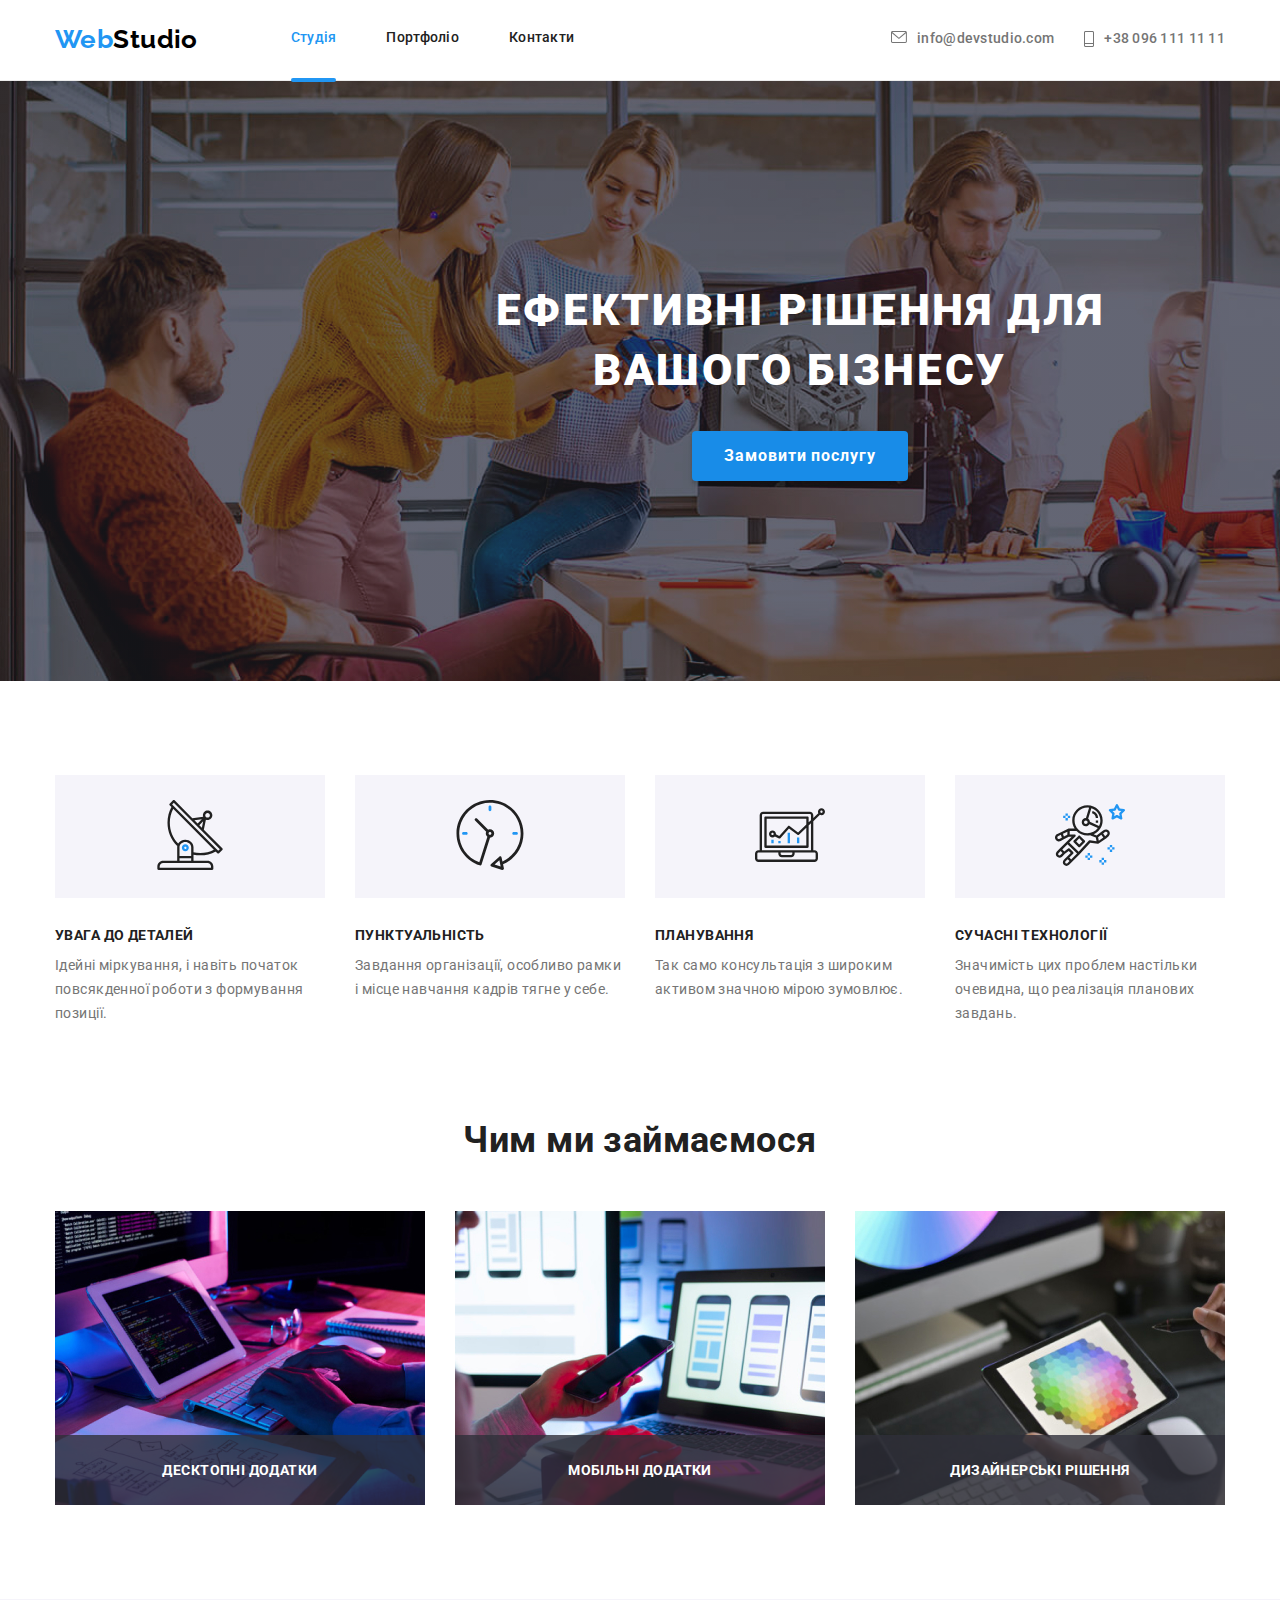
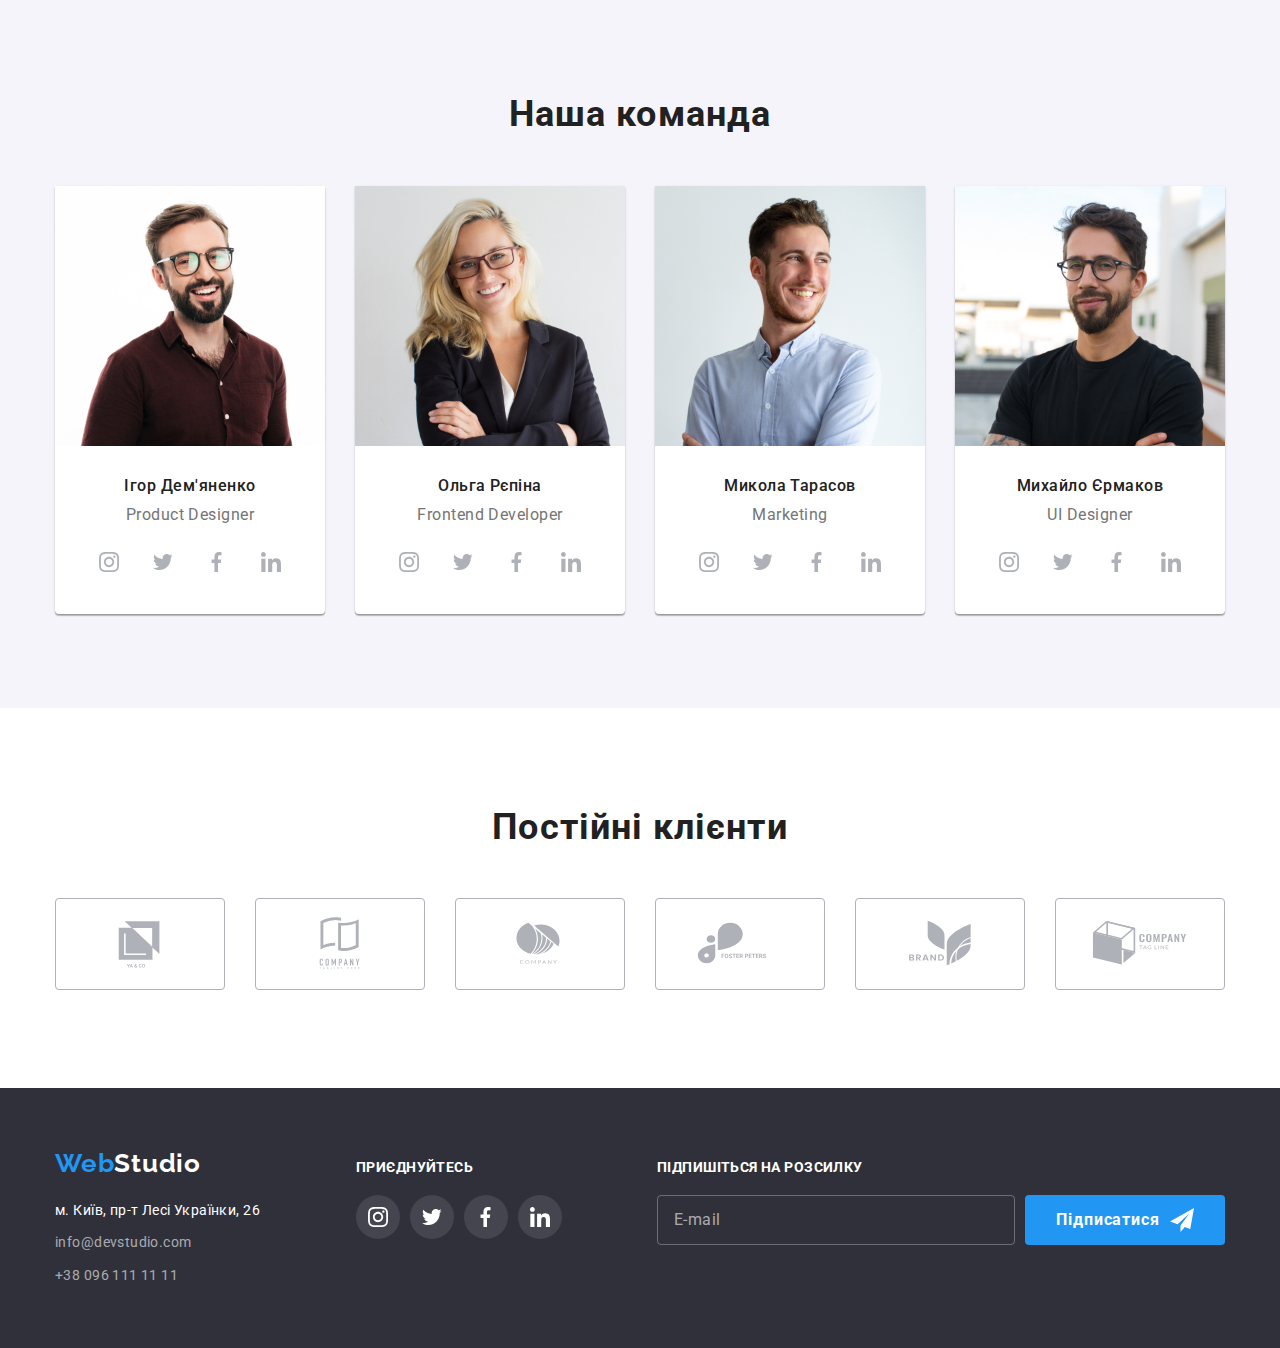
<file: index.html>
<!DOCTYPE html>
<html lang="en">
  <head>
    <meta charset="UTF-8" />
    <meta http-equiv="X-UA-Compatible" content="IE=edge" />
    <meta name="viewport" content="width=device-width, initial-scale=1.0" />
    <link
      rel="stylesheet"
      href="https://cdn.jsdelivr.net/npm/modern-normalize@1.1.0/modern-normalize.min.css"
    />
    <link rel="stylesheet" href="./style/style.css" />
    <link rel="preconnect" href="https://fonts.googleapis.com" />
    <link rel="preconnect" href="https://fonts.gstatic.com" crossorigin />
    <link
      href="https://fonts.googleapis.com/css2?family=Raleway:wght@700&family=Roboto:wght@400;500;700;900&display=swap"
      rel="stylesheet"
    />
    <title>WebStudio</title>
  </head>
  <body>
    <!-- Шапка сайта -->
    <header class="webstudio-header">
      <div class="container wrapper">
          <a href="./index.html" class="header-logo"><span class="logo">Web</span>Studio</a>
          <nav class="header-navigation">
            <ul class="navigation-list list">
              <li class="navigation-item">
                <a class="webstudio-link link current" href="./index.html">Студія<div class="studio"></div></a>
              </li>
              <li class="navigation-item">
                <a class="webstudio-link link" href="./portfolio.html">Портфоліо</a>
              </li>
              <li class="navigation-item">
                <a class="webstudio-link link" href="">Контакти</a>
              </li>
            </ul>
          </nav>
            <ul class="webstudio-contact-list list wrapper">
              <li class="contact-item contact">
                <a href="mailto:info@devstudio.com" class="webstudio-link mail-link adress-link"
                  ><svg class="icon-contact">
                    <use href="./img/svg/symbol-defs.svg#icon-nav1"></use>
                  </svg>info@devstudio.com</a
                >
              </li>
              <li class="contact-item contact">
                <a href="tel:+380961111111" class="webstudio-link tel-link adress-link"><svg class="icon-number">
                    <use href="./img/svg/symbol-defs.svg#icon-nav2"></use>
                  </svg>+38 096 111 11 11</a>
              </li>
            </ul>
      </div>
    </header>
    <main>
      <!-- Ефективні рішення для вашого бізнесу -->
      <section class="about-section">
        <div class="container">
          <h1 class="title">Ефективні рішення для вашого бізнесу</h1>
          <button type="button" class="button" data-modal-open>Замовити послугу</button>
        </div>
      </section>
      
      <!-- Переваги -->
      <section class="benefits">
      <div class="container">
        <h2 class="visually-hidden">Переваги</h2>
        <ul class="benefits-list list">
          <li class="benefits-item">
            <div class="container-icon">
               <svg class="benefits-icon">
              <use href="./img/svg/symbol-defs2.svg#icon-antenna-1-1">
              </use>
            </svg>
            </div>
           
            <h3 class="benefits-title">Увага до деталей</h3>
            <p class="benefits-text">
              Ідейні міркування, і навіть початок повсякденної роботи з формування позиції.
            </p>
          </li>
          <li class="benefits-item">
            <div class="container-icon">
              <svg class="benefits-icon">
              <use href="./img/svg/symbol-defs2.svg#icon-clock-1-2-1">
              </use>
            </svg>
            </div>
            
            <h3 class="benefits-title">Пунктуальність</h3>
            <p class="benefits-text">
              Завдання організації, особливо рамки і місце навчання кадрів тягне у себе.
            </p>
          </li>
          <li class="benefits-item">
            <div class="container-icon">
               <svg class="benefits-icon">
              <use href="./img/svg/symbol-defs2.svg#icon-diagram-1-1">
              </use>
            </svg>
          </div>
            <h3 class="benefits-title">Планування</h3>
            <p class="benefits-text">
              Так само консультація з широким активом значною мірою зумовлює.
            </p>
          </li>
          <li class="benefits-item">
            <div class="container-icon">
              <svg class="benefits-icon">
              <use href="./img/svg/symbol-defs2.svg#icon-astronaut-1-2-1">
              </use>
            </svg>
            </div>
            <h3 class="benefits-title">Сучасні технології</h3>
            <p class="benefits-text">
              Значимість цих проблем настільки очевидна, що реалізація планових завдань.
            </p>
          </li>
        </ul>
      </div>
      </section>
      <!-- Вид занять -->
      <section class="gallery">
        <div class="container">
        <h2 class="gallery-title">Чим ми займаємося</h2>
        <ul class="gallery-list list">
          <li class="gallery-item">
            <div class="container-gallery">
            <img src="./img/jpg/box1.jpg" alt="box 1" width="370" height="294" class="img" />
            <p class="gallery-text">Десктопні додатки</p>
            </div>
          </li>
          <li class="gallery-item">
            <div class="container-gallery">
            <img src="./img/jpg/box2.jpg" alt="box 2" width="370" height="294" class="img" />
            <p class="gallery-text">Мобільні додатки</p>
            </div>
          </li>
          <li class="gallery-item">
            <div class="container-gallery">
            <img src="./img/jpg/box3.jpg" alt="box 3" width="370" height="294" class="img" />
            <p class="gallery-text">Дизайнерські рішення</p>
            </div>
          </li>
        </ul>
        </div>
      </section>
      <!--  Команда -->
        
        <section class="comands">
          <div class="container">
          <h2 class="comand-title">Наша команда</h2>
          <ul class="comands-list list">
            <li class="comands-item">
              <img
                src="./img/jpg/img1.jpg"
                alt="Портрет Ігор Дем'яненко"
                width="270"
                height="260"
                class="img"
              />
              <div class="comand-contant">
              <h3 class="comands-title">Ігор Дем'яненко</h3>
              <p class="comands-text">Product Designer</p>
              <ul class="social-network-list list">
                <li class="social-network-item">
                  <a href="" class="social-network-link"><svg class="social-network">
              <use href="./img/svg/symbol-defs3.svg#icon-instagram">
              </use>
            </svg></a></li>
                <li class="social-network-item">
                  <a href="" class="social-network-link"><svg class="social-network">
              <use href="./img/svg/symbol-defs3.svg#icon-twitter">
              </use>
            </svg></a></li>
                <li class="social-network-item">
                  <a href="" class="social-network-link"><svg class="social-network">
              <use href="./img/svg/symbol-defs3.svg#icon-facebook">
              </use>
            </svg></a></li>
                <li class="social-network-item">
                  <a href="" class="social-network-link"><svg class="social-network">
              <use href="./img/svg/symbol-defs3.svg#icon-linkedin">
              </use>
            </svg></a></li>
              </ul>
            </div>
            </li>
            <li class="comands-item">
              <img
                src="./img/jpg/img2.jpg"
                alt="Портрет Ольга Рєпіна"
                width="270"
                height="260"
                class="img"
              />
              <div class="comand-contant">
              <h3 class="comands-title">Ольга Рєпіна</h3>
              <p class="comands-text">Frontend Developer</p>
                <ul class="social-network-list list">
                <li class="social-network-item">
                  <a href="" class="social-network-link"><svg class="social-network">
              <use href="./img/svg/symbol-defs3.svg#icon-instagram">
              </use>
            </svg></a></li>
                <li class="social-network-item">
                  <a href="" class="social-network-link"><svg class="social-network">
              <use href="./img/svg/symbol-defs3.svg#icon-twitter">
              </use>
            </svg></a></li>
                <li class="social-network-item">
                  <a href="" class="social-network-link"><svg class="social-network">
              <use href="./img/svg/symbol-defs3.svg#icon-facebook">
              </use>
            </svg></a></li>
                <li class="social-network-item">
                  <a href="" class="social-network-link"><svg class="social-network">
              <use href="./img/svg/symbol-defs3.svg#icon-linkedin">
              </use>
            </svg></a></li>
              </ul>
              </div>
            </li>
            <li class="comands-item">
              <img
                src="./img/jpg/img3.jpg"
                alt="Портрет Микола Тарасов"
                width="270"
                height="260"
                class="img"
              />
              <div class="comand-contant">
              <h3 class="comands-title">Микола Тарасов</h3>
              <p class="comands-text">Marketing</p>
               <ul class="social-network-list list">
                <li class="social-network-item">
                  <a href="" class="social-network-link"><svg class="social-network">
              <use href="./img/svg/symbol-defs3.svg#icon-instagram">
              </use>
            </svg></a></li>
                <li class="social-network-item">
                  <a href="" class="social-network-link"><svg class="social-network">
              <use href="./img/svg/symbol-defs3.svg#icon-twitter">
              </use>
            </svg></a></li>
                <li class="social-network-item">
                  <a href="" class="social-network-link"><svg class="social-network">
              <use href="./img/svg/symbol-defs3.svg#icon-facebook">
              </use>
            </svg></a></li>
                <li class="social-network-item">
                  <a href="" class="social-network-link"><svg class="social-network">
              <use href="./img/svg/symbol-defs3.svg#icon-linkedin">
              </use>
            </svg></a></li>
              </ul>
              </div>
            </li>
            <li class="comands-item">
              <img
                src="img/jpg/img4.jpg"
                alt="Портрет Михайло Єрмаков"
                width="270"
                height="260"
                class="img"
              />
              <div class="comand-contant">
              <h3 class="comands-title">Михайло Єрмаков</h3>
              <p class="comands-text">UI Designer</p>
               <ul class="social-network-list list">
                <li class="social-network-item">
                  <a href="" class="social-network-link"><svg class="social-network">
              <use href="./img/svg/symbol-defs3.svg#icon-instagram">
              </use>
            </svg></a></li>
                <li class="social-network-item">
                  <a href="" class="social-network-link"><svg class="social-network">
              <use href="./img/svg/symbol-defs3.svg#icon-twitter">
              </use>
            </svg></a></li>
                <li class="social-network-item">
                  <a href="" class="social-network-link"><svg class="social-network">
              <use href="./img/svg/symbol-defs3.svg#icon-facebook">
              </use>
            </svg></a></li>
                <li class="social-network-item">
                  <a href="" class="social-network-link"><svg class="social-network">
              <use href="./img/svg/symbol-defs3.svg#icon-linkedin">
              </use>
            </svg></a></li>
              </ul>
              </div>
            </li>
          </ul>
          </div>
        </section> 
        <!-- Постійний клієнт -->
        <section class="clients-section">
          <div class="container">
          <h2 class="clients-title">Постійні клієнти</h2>
          <ul class="client-list list">
            <li class="client-item">
              <a class="client-link" href="">
                <svg class="client-icon">
                <use href="./img/svg/symbol-defs4.svg#icon-Logo-1-1" ></use>
              </svg>
              </a>
            </li>
            <li class="client-item">
              <a class="client-link" href="">
                <svg class="client-icon">
                <use href="./img/svg/symbol-defs4.svg#icon-Logo-2-1"></use>
              </svg>
              </a>
              </li>
            <li class="client-item">
              <a class="client-link" href="">
                <svg class="client-icon">
                <use href="./img/svg/symbol-defs4.svg#icon-Logo-3-1"></use>
              </svg>
              </a>
              </li>
            <li class="client-item">
              <a class="client-link" href=""><svg class="client-icon">
                <use href="./img/svg/symbol-defs4.svg#icon-Logo-4-1"></use>
              </svg>
              </a>
                </li>
            <li class="client-item">
              <a class="client-link" href="">
                <svg class="client-icon">
                <use href="./img/svg/symbol-defs4.svg#icon-Logo-5-1"></use>
              </svg>
              </a>
              </li>
              
            <li class="client-item">
              <a class="client-link" href=""><svg class="client-icon">
                <use href="./img/svg/symbol-defs4.svg#icon-Logo-6-1"></use>
              </svg></a>
            </li>
          </ul>
        </div>
        </section>
    </main>
    <!-- Подвал -->
    <footer class="webstudio-footer">
      <div class="container foot-container">
        <div class="fotter-section">
         <a href="./index.html" class="footer-logo link"
          ><span class="logo">Web</span>Studio</a>
         <address class="footer-address">
          <ul class="footer-list list">
          <li class="footer-item">
            <a
              href="https://goo.gl/maps/CPtrU1FHBa2aNyZL9"
              target="blank
              rel="norefferrer noopener nofollow"
              class="footer-link link"
              >м. Київ, пр-т Лесі Українки, 26</a
            >
          </li>
          <li class="footer-contact">
            <a href="mailto:info@devstudio.com" class="footer-contact link">info@devstudio.com</a>
          </li>
          <li class="footer-contact">
            <a href="tel:+380961111111" class="footer-contact link">+38 096 111 11 11</a>
          </li>
         </ul>
         </address>
        </div>
        <div class="joing-section">
          <p class="joing-title">приєднуйтесь</p>
          <ul class="joing-list list">
                <li class="joing-item">
                  <a class="joing-link" href=""><svg class="joing-icon">
              <use href="./img/svg/symbol-defs3.svg#icon-instagram">
              </use>
            </svg>
            </a>
          </li>
                <li class="joing-item">
                  <a class="joing-link" href=""><svg class="joing-icon">
              <use href="./img/svg/symbol-defs3.svg#icon-twitter">
              </use></svg></a>
            </li>
                <li class="joing-item">
                  <a class="joing-link" href=""><svg class="joing-icon">
              <use href="./img/svg/symbol-defs3.svg#icon-facebook">
              </use>
            </svg></a></li>
                <li class="joing-list-item"> 
                  <a class="joing-link" href=""><svg class="joing-icon">
              <use href="./img/svg/symbol-defs3.svg#icon-linkedin">
              </use>
            </svg></a></li>
              </ul>
          </div>
        <div class="form-mail-section">
          <form action="" class="footer-form-email">
            <p class="footer-title-e-mail">Підпишіться на розсилку</p>
          <label for="" class="form-mail-label">
            <input type="email" name="E-mail" placeholder="E-mail" class="e-mail-line" required>
          <button type="submit" class="footer-button-e-mail">
            <p class="subscribe">Підписатися</p>
            <svg class="icon-send">
              <use href="./img/svg/symbol-defs.svg#icon-send-1"></use>
            </svg>
          </button>
          </label>
          </form>
        </div>
      </div>
    </footer>
    <div class="backdrop is-hidden" data-modal>
      <div class="modal">
        <button type="button" class="modal-close-btn" data-modal-close>
          <svg class="icon-dagger">
            <use href="./img/svg/symbol-defs.svg#icon-Vector-dagger"></use>
          </svg>
        </button>
        <form>
          <p class="backdrop-title">Залиште свої дані, ми вам передзвонимо</p>
          <div class="backdrop-container">
            <form>
            <label class="form-backdrop">
              <span class="backdrop-title-text">Ім'я</span>
              <input type="text" name="user_name" placeholder="" class="backdrop-block" pattern="[a-zA-Zа-яА-ЯіІїЇ]" required > 
              <svg class="backdrop-icon">
                <use href="./img/svg/symbol-defs5.svg#icon-person-black-18dp-1-1"></use>
              </svg> 
            </label>
            <label class="form-backdrop">
              <span class="backdrop-title-text">Телефон</span>
              <input type="tel" name="user_phone" placeholder="" class="backdrop-block" 
              pattern="[0-9]{3}-[0-9]{3}-[0-9]{2}-[0-9]{2}"
              title="xxx-xxx-xx-xx" required>
              <svg class="backdrop-icon">
                <use href="./img/svg/symbol-defs5.svg#icon-phone-black-18dp-1-1"></use>
              </svg>
            </label>
            <label class="form-backdrop">
              <span class="backdrop-title-text">Пошта</span>
              <input type="email" name="email" placeholder="" class="backdrop-block" required>
              <svg class="backdrop-icon">
                <use href="./img/svg/symbol-defs5.svg#icon-email-black-18dp-1-1"></use>
              </svg>
            </label>
            <label>
              <span class="backdrop-title-text">Коментар</span>
              <textarea type="text" name="user-massage` " id="" cols="30" rows="10" placeholder="Введіть текст" class="backdrop-textarea"></textarea>
            </label>
            <div class="checkbox">
           <label class="checkboks-label">
              <input type="checkbox" name="checkbox" class="checkbox-button" required>
              <svg class="checkbox-svg">
                <use class="checkbox-item" href="./img/svg/symbol-defs.svg#icon-Vector-5-1"></use>
              </svg>
              <p class="checkbox-text">Погоджуюся з розсилкою та приймаю <a href="" class="checkbox-link">Умови договору</a></p>
            </label>
          </div>
          <button type="submit" class="sumbit-button">Відправити</button>
          </div>
            </form>
          </div>  
        </form>
      </div>
    </div>
    <script src="./js/modal.js"></script>
  </body>
</html>
</file>
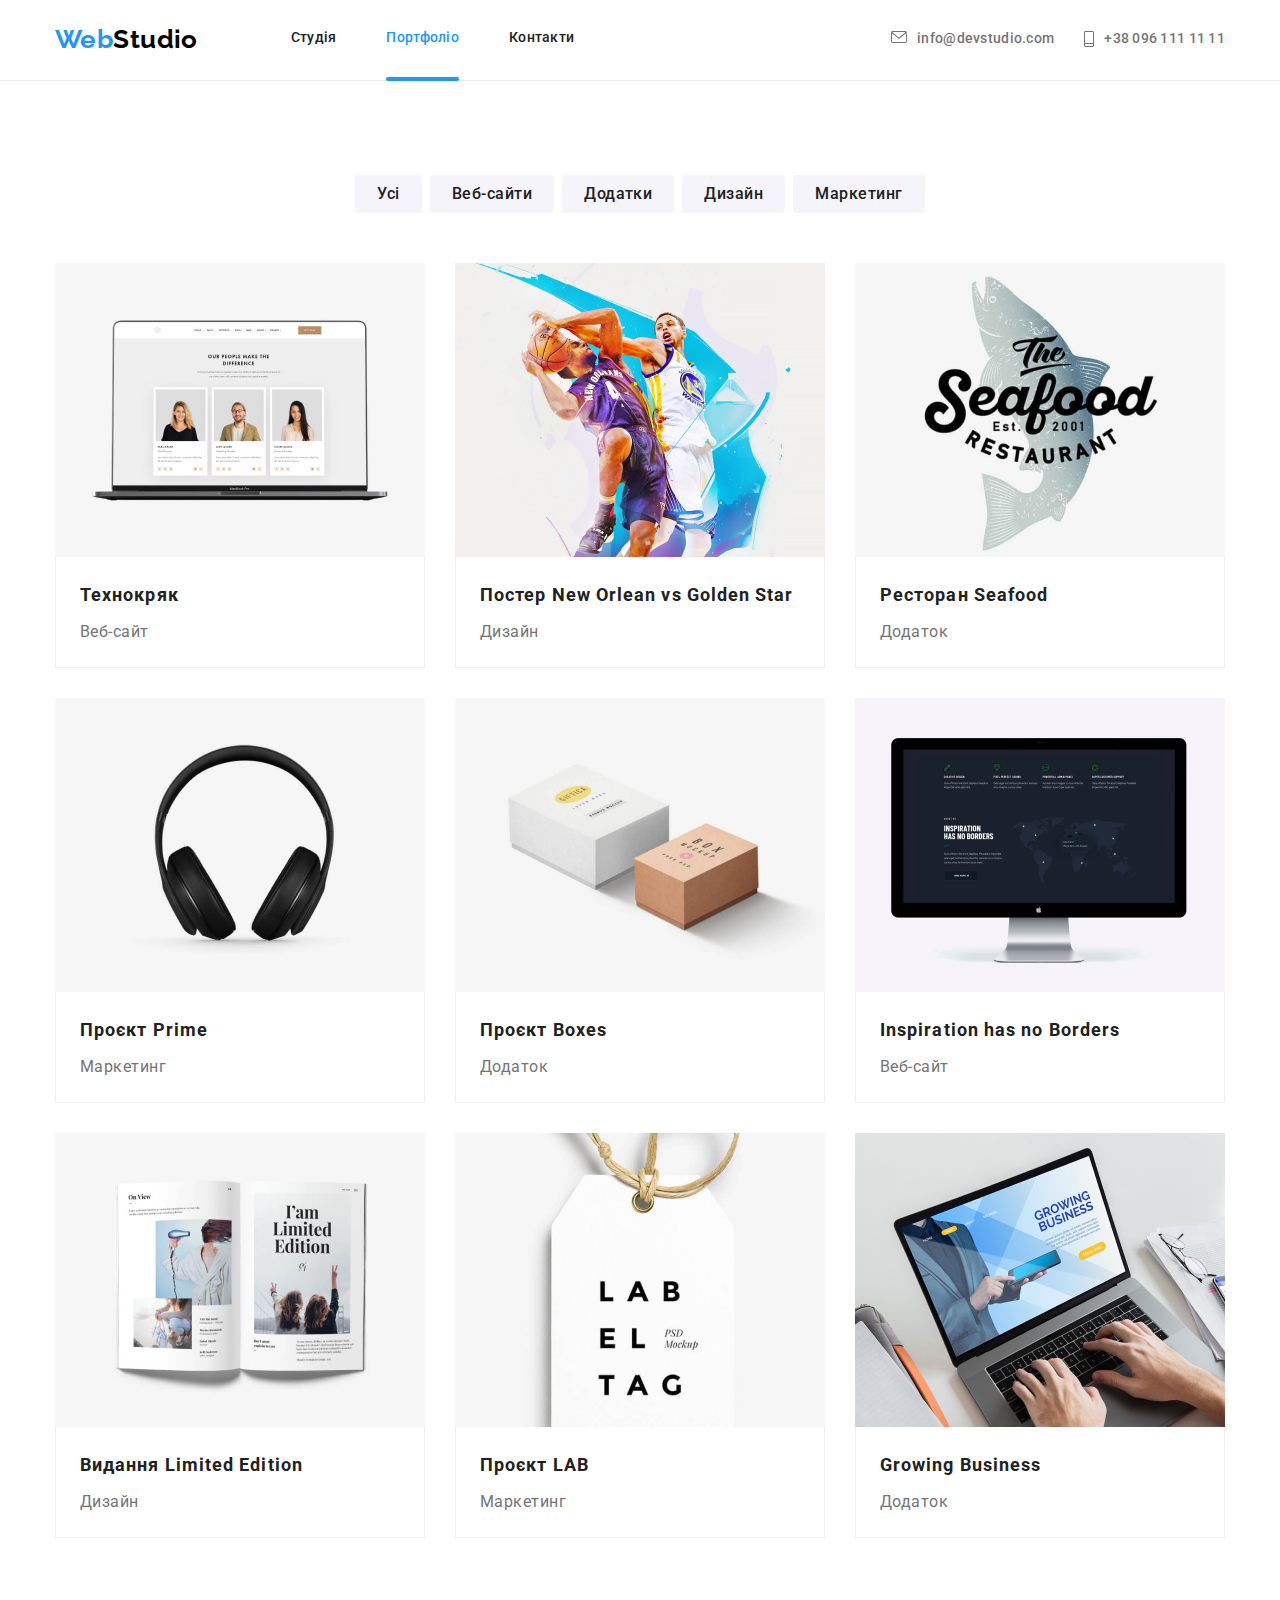
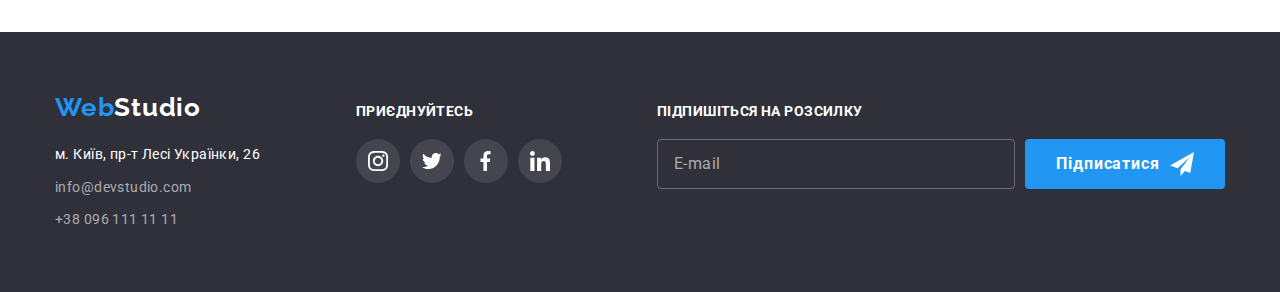
<file: portfolio.html>
<!DOCTYPE html>
<html lang="en">
  <head>
    <meta charset="UTF-8" />
    <meta http-equiv="X-UA-Compatible" content="IE=edge" />
    <meta name="viewport" content="width=device-width, initial-scale=1.0" />
    <link
      rel="stylesheet"
      href="https://cdn.jsdelivr.net/npm/modern-normalize@1.1.0/modern-normalize.min.css"
    />
    <link rel="stylesheet" href="./style/style.css" />
    <link rel="preconnect" href="https://fonts.googleapis.com" />
    <link rel="preconnect" href="https://fonts.gstatic.com" crossorigin />
    <link
      href="https://fonts.googleapis.com/css2?family=Raleway:wght@700&family=Roboto:wght@400;500;700;900&display=swap"
      rel="stylesheet"
    />
    <title>Портфоліо</title>
  </head>
  <body>
    <!-- Шапка сайта -->
   <header class="webstudio-header">
      <div class="container wrapper">
          <a href="./index.html" class="header-logo"><span class="logo">Web</span>Studio</a>
          <nav class="header-navigation">
            <ul class="navigation-list list">
              <li class="navigation-item">
                <a class="webstudio-link link " href="./index.html">Студія</a>
              </li>
              <li class="navigation-item">
                <a class="webstudio-link link  portfolio-current" href="./portfolio.html">Портфоліо</a>
              </li>
              <li class="navigation-item">
                <a class="webstudio-link link" href="">Контакти</a>
              </li>
            </ul>
          </nav>
            <ul class="webstudio-contact-list list wrapper">
              <li class="contact-item contact">
                <a href="mailto:info@devstudio.com" class="webstudio-link mail-link adress-link"
                  ><svg class="icon-contact">
                    <use href="./img/svg/symbol-defs.svg#icon-nav1"></use>
                  </svg>info@devstudio.com</a
                >
              </li>
              <li class="contact-item contact">
                <a href="tel:+380961111111" class="webstudio-link tel-link adress-link"><svg class="icon-number">
                    <use href="./img/svg/symbol-defs.svg#icon-nav2"></use>
                  </svg>+38 096 111 11 11</a>
              </li>
            </ul>
      </div>
    </header>
    <main>
      <!-- Основний контент -->
      <section class="button-portfolio-section">
        <div class="container">
          <h1 class="visually-hidden">Список конопок</h1>
          <ul class="button-list list">
            <li class="button-item">
              <button type="button" class="button-navigation">Усі</button>
            </li>
            <li class="button-item">
              <button type="button" class="button-navigation">Веб-сайти</button>
            </li>
            <li class="button-item">
              <button type="button" class="button-navigation">Додатки</button>
            </li>
            <li class="button-item">
              <button type="button" class="button-navigation">Дизайн</button>
            </li>
            <li class="button-item">
              <button type="button" class="button-navigation">Маркетинг</button>
            </li>
          </ul>
          <!-- Портфоліо -->
          <ul class="portfolio-img-list list">
            <li class="portfolio-item">
            <a class="portfolio-link link" href="">
              <div class="container-img">
                <img
                src="./portfolio-img/img01.jpg"
                alt="Технокряк"
                width="370"
                height="294"
                class="portfolio-img"
              />
              <p class="overlay">
                Ресурс пропонує комплексні пропозиції з різним рівнем функціоналу та сервісів. Все це дозволить відвідувачу отримати вичерпні відомості про компанію чи приватну особу.
              </p>
              </div>
              <div class="contant">
                <h2 class="portfolio-title">Технокряк</h2>
                <p class="portfolio-text">Веб-сайт</p>
              </div>
            </a>
            </li>
            <li class="portfolio-item">
              <a class="portfolio-link link" href="">
              <div class="container-img">
              <img
                src="./portfolio-img/img02.jpg"
                alt="Постер New Orlean vs Golden Star"
                width="370"
                height="294"
                class="portfolio-img"
              />
              <p class="overlay">
                Ресурс пропонує комплексні пропозиції з різним рівнем функціоналу та сервісів. Все це дозволить відвідувачу отримати вичерпні відомості про компанію чи приватну особу.
              </p>
              </div>
              <div class="contant">
                <h2 class="portfolio-title">Постер New Orlean vs Golden Star</h2>
                <p class="portfolio-text">Дизайн</p>
              </div>
              </a>
            </li>
            <li class="portfolio-item">
              <a class="portfolio-link link" href="">
              <div class="container-img">
              <img
                src="./portfolio-img/img03.jpg"
                alt="Ресторан Seafood"
                width="370"
                height="294"
                class="portfolio-img"
              />
              <p class="overlay">
                Ресурс пропонує комплексні пропозиції з різним рівнем функціоналу та сервісів. Все це дозволить відвідувачу отримати вичерпні відомості про компанію чи приватну особу.
              </p>
              </div>
              <div class="contant">
                <h2 class="portfolio-title">Ресторан Seafood</h2>
                <p class="portfolio-text">Додаток</p>
              </div>
              </a>
            </li>
            <li class="portfolio-item">
              <a class="portfolio-link link" href="">
              <div class="container-img">
              <img
                src="./portfolio-img/img04.jpg"
                alt="Проєкт Prime"
                width="370"
                height="294"
                class="portfolio-img"
              />
              <p class="overlay">
                Ресурс пропонує комплексні пропозиції з різним рівнем функціоналу та сервісів. Все це дозволить відвідувачу отримати вичерпні відомості про компанію чи приватну особу.
              </p>
              </div>
              <div class="contant">
                <h2 class="portfolio-title">Проєкт Prime</h2>
                <p class="portfolio-text">Маркетинг</p>
              </div>
              </a>
            </li>
            <li class="portfolio-item">
              <a class="portfolio-link link" href="">
              <div class="container-img">
              <img
                src="./portfolio-img/img05.jpg"
                alt="Проєкт Boxes"
                width="370"
                height="294"
                class="portfolio-img"
              />
              <p class="overlay">
                Ресурс пропонує комплексні пропозиції з різним рівнем функціоналу та сервісів. Все це дозволить відвідувачу отримати вичерпні відомості про компанію чи приватну особу.
              </p>
              </div>
              <div class="contant">
                <h2 class="portfolio-title">Проєкт Boxes</h2>
                <p class="portfolio-text">Додаток</p>
              </div>
              </a>
            </li>
            <li class="portfolio-item">
              <a class="portfolio-link link" href="">
                <div class="container-img">
              <img
                src="./portfolio-img/img06.jpg"
                alt="Inspiration has no Borders"
                width="370"
                height="294"
                class="portfolio-img"
              />
              <p class="overlay">
                Ресурс пропонує комплексні пропозиції з різним рівнем функціоналу та сервісів. Все це дозволить відвідувачу отримати вичерпні відомості про компанію чи приватну особу.
              </p>
              </div>
              <div class="contant">
                <h2 class="portfolio-title">Inspiration has no Borders</h2>
                <p class="portfolio-text">Веб-сайт</p>
              </div>
              </a>
            </li>
            <li class="portfolio-item">
              <a class="portfolio-link link" href="">
                <div class="container-img">
              <img
                src="./portfolio-img/img07.jpg"
                alt="Видання Limited Edition"
                width="370"
                height="294"
                class="portfolio-img"
              />
              <p class="overlay">
                Ресурс пропонує комплексні пропозиції з різним рівнем функціоналу та сервісів. Все це дозволить відвідувачу отримати вичерпні відомості про компанію чи приватну особу.
              </p>
              </div>
              <div class="contant">
                <h2 class="portfolio-title">Видання Limited Edition</h2>
                <p class="portfolio-text">Дизайн</p>
              </div>
              </a>
            </li>
            <li class="portfolio-item">
              <a class="portfolio-link link" href="">
                <div class="container-img">
              <img
                src="./portfolio-img/img08.jpg"
                alt="Проєкт LAB"
                width="370"
                height="294"
                class="portfolio-img"
              />
              <p class="overlay">
                Ресурс пропонує комплексні пропозиції з різним рівнем функціоналу та сервісів. Все це дозволить відвідувачу отримати вичерпні відомості про компанію чи приватну особу.
              </p>
              </div>
              <div class="contant">
                <h2 class="portfolio-title">Проєкт LAB</h2>
                <p class="portfolio-text">Маркетинг</p>
              </div>
              </a>
            </li>
            <li class="portfolio-item">
              <a class="portfolio-link link" href="">
                <div class="container-img">
              <img
                src="./portfolio-img/img09.jpg"
                alt="Growing Business"
                width="370"
                height="294"
                class="portfolio-img"
              />
              <p class="overlay">
                Ресурс пропонує комплексні пропозиції з різним рівнем функціоналу та сервісів. Все це дозволить відвідувачу отримати вичерпні відомості про компанію чи приватну особу.
              </p>
              </div>
              <div class="contant">
                <h2 class="portfolio-title">Growing Business</h2>
                <p class="portfolio-text">Додаток</p>
              </div>
              </a>
            </li>
          </ul>
        </div>
      </section>
    </main>
    <!-- Подвал -->
      <footer class="webstudio-footer">
      <div class="container foot-container">
        <div>
        <a href="./index.html" class="footer-logo link"
          ><span class="logo">Web</span>Studio</a>
      <address class="footer-address">
          <ul class="footer-list list">
          <li class="footer-item">
            <a
              href="https://goo.gl/maps/CPtrU1FHBa2aNyZL9"
              target="blank
              rel="norefferrer noopener nofollow"
              class="footer-link link"
              >м. Київ, пр-т Лесі Українки, 26</a
            >
          </li>
          <li class="footer-contact">
            <a href="mailto:info@devstudio.com" class="footer-contact link">info@devstudio.com</a>
          </li>
          <li class="footer-contact">
            <a href="tel:+380961111111" class="footer-contact link">+38 096 111 11 11</a>
          </li>
        </ul>
        </address>
        </div>
        <section class="joing-section">
          <p class="joing-title">приєднуйтесь</p>
          <ul class="joing-list list">
                <li class="joing-item">
                  <a class="joing-link" href=""><svg class="joing-icon">
              <use href="./img/svg/symbol-defs3.svg#icon-instagram">
              </use></svg></a>
            
          </li>
                <li class="joing-item">
                  <a class="joing-link" href=""><svg class="joing-icon">
              <use href="./img/svg/symbol-defs3.svg#icon-twitter">
              </use></svg></a>
            </li>
                <li class="joing-item">
                  <a class="joing-link" href=""><svg class="joing-icon">
              <use href="./img/svg/symbol-defs3.svg#icon-facebook">
              </use>
            </svg></a></li>
                <li class="joing-list-item"> 
                  <a class="joing-link" href=""><svg class="joing-icon">
              <use href="./img/svg/symbol-defs3.svg#icon-linkedin">
              </use>
            </svg></a></li>
              </ul>
        </section>
         <div class="form-mail-section">
          <form action="" class="footer-form-email">
            <p class="footer-title-e-mail">Підпишіться на розсилку</p>
          <label for="" class="form-mail-label">
            <input type="email" name="E-mail" placeholder="E-mail" class="e-mail-line" required>
          <button type="submit" class="footer-button-e-mail">
            <p class="subscribe">Підписатися</p>
            <svg class="icon-send">
              <use href="./img/svg/symbol-defs.svg#icon-send-1"></use>
            </svg>
          </button>
          </label>
          </form>
        </div>
      </div>
    </footer>

  </body>
</html>
</file>
<file: style/style.css>
body {
  font-family: "Roboto";
  color: var(--link-color);
  background-color: var(--section-color);
  font-size: 14px;
  letter-spacing: 0.03em;
}
.list {
  list-style: none;
  padding-left: 0;
  margin: 0;
}
.link {
  text-decoration: none;
  color: var(--link-color);
  color: inherit;
}
h1,
h2,
h3,
h4,
p {
  margin-top: 0;
  margin-bottom: 0;
}
ul,
ol {
  margin-top: 0;
  margin-bottom: 0;
  padding-left: 0;
}
address {
  font-style: normal;
}
button {
  display: block;
  margin: 0 auto;
  cursor: pointer;
  border: none;
  border-radius: 4px;
}
.section {
  padding-top: 94px;
  padding-bottom: 94px;
}
img {
  display: block;
  max-width: 100%;
  height: auto;
}
.container {
  width: 1200px;
  margin-left: auto;
  margin-right: auto;
  padding-left: 15px;
  padding-right: 15px;
}

.wrapper {
  display: flex;
  flex-direction: row;
  align-items: center;
}

:root {
  --text-color: #2196f3;
  --link-color: #212121;
  --font-roboto: "Roboto", sans-serif;
  --font-raleway: "Raleway", sans-serif;
  --button-color: #2196f3;
  --portfolio-color: #757575;
  --logo-color: #000000;
  --color-button: #188ce8;
  --footer-color: #2f303a;
  --background-color-benefit: #f5f4fa;
  --border-header-color: #ececec;
  --section-color: #ffffff;
  --border-color-portfolio: #eeeeee;
  --footer-contact-color: #ffffff99;
  --color-icon: #afb1b8;
  --transition-dur-and-func: 250ms cubic-bezier(0.4, 0, 0.2, 1);
}

/* Шапка сайта */
.webstudio-header {
  padding-top: 24px;
  padding-bottom: 25px;
  border-bottom: 1px solid var(--border-header-color);
}
.header-logo {
  color: var(--logo-color);
  font-family: var(--font-raleway);
  font-weight: 700;
  font-size: 26px;
  line-height: 1.19;
  text-decoration: none;
  margin-right: 93px;
}
.logo {
  color: var(--text-color);
}

.header-navigation {
}
.navigation-list {
  display: flex;
  column-gap: 50px;
}
.webstudio-link:not(:last-child) {
}
.navigation-item:not(:last-child) {
  /* margin-right: 50px; */
  column-gap: 50px;
}
.webstudio-contact-list {
  margin-left: auto;
}
.contact-item:not(:last-child) {
  margin-right: 30px;
}
.webstudio-link {
  font-weight: 500;
  font-size: 14px;
  line-height: 1.14;
  transition: color var(--transition-dur-and-func);
}
.webstudio-link.current::after {
  content: "";
  display: block;
  position: relative;
  top: 32px;
  background-color: var(--button-color);
  height: 4px;
  border-radius: 2px;
}

.webstudio-link.portfolio-current::after {
  content: "";
  display: block;
  position: relative;
  top: 31px;
  background-color: var(--button-color);
  height: 4px;
  border-radius: 2px;
}

.header-navigation {
}
.header-navigation ul a:hover,
.adress-link:hover,
.header-navigation ul a:focus,
.adress-link:focus {
  color: var(--text-color);
}
.webstudio-link {
  letter-spacing: 0.02em;
  margin-left: auto;
}

.adress-link {
  color: var(--portfolio-color);
  text-decoration: none;
  letter-spacing: 0.02em;
  display: flex;
  gap: 10px;
}

.current {
  color: var(--button-color);
}

.portfolio-current {
  color: var(--button-color);
}
.icon-contact {
  width: 16px;
  height: 12px;
  cursor: pointer;
}
.icon-contact {
  fill: currentColor;
}

.icon-number {
  width: 10px;
  height: 16px;
  fill: currentColor;
}

.main-content {
}

.about-section {
  background-color: #c4c4c4;
  padding: 200px 0;
  text-align: center;
  background-image: linear-gradient(
      rgba(47, 48, 58, 0.4),
      rgba(47, 48, 58, 0.4)
    ),
    url("../img/jpg/background-image.jpg");
  background-repeat: no-repeat;
  background-size: cover;
  width: 1600px;
  height: 600px;
  margin: 0 auto;
}
.container-about-section {
  background-color: var(--footer-color);
}

.title {
  color: var(--section-color);
  font-weight: 900;
  font-size: 44px;
  line-height: 1.36;
  text-transform: uppercase;
  letter-spacing: 0.06em;
  width: 696px;
  margin: 0 auto;
  text-align: center;
  margin-bottom: 30px;
}

.button {
  display: inline-block;
  background-color: var(--color-button);
  font-weight: 700;
  font-size: 16px;
  line-height: 1.875;
  min-width: 216px;
  padding: 10px 32px;
  letter-spacing: 0.06em;
  color: #ffffff;
  box-shadow: 0px 4px 4px rgba(0, 0, 0, 0.15);
  border-radius: 4px;
  font-style: inherit;
  transition: background-color var(--transition-dur-and-func);
}

.button:hover,
.button:focus {
  background-color: var(--button-color);
}

.visually-hidden {
  position: absolute;
  width: 1px;
  height: 1px;
  margin: -1px;
  border: 0;
  padding: 0;

  white-space: nowrap;
  clip-path: inset(100%);
  clip: rect(0 0 0 0);
  overflow: hidden;
}
.benefits {
  padding-top: 94px;
  padding-bottom: 94px;
}
.benefits-list {
  display: flex;
  gap: 30px;
}
.benefits-item {
  width: 270px;
}
.container-icon {
  background-color: var(--background-color-benefit);
  padding-top: 25px;
  padding-bottom: 25px;
  text-align: center;
  margin-bottom: 30px;
}
.benefits-icon {
  width: 70px;
  height: 70px;
}
.benefits-title {
  font-weight: 700;
  font-size: 14px;
  line-height: 1.14;
  text-transform: uppercase;
  margin-bottom: 10px;
}
.benefits-text {
  color: var(--portfolio-color);
  line-height: 1.7;
}
.gallery {
  padding-bottom: 94px;
}
.gallery-title {
  font-weight: 700;
  font-size: 36px;
  line-height: 1.17;
  text-align: center;
  margin-bottom: 50px;
}
.gallery-list {
  display: flex;
  gap: 30px;
}
.container-gallery {
  position: relative;
}

.gallery-text {
  position: absolute;
  bottom: 0;
  display: flex;
  align-items: center;
  justify-content: center;
  font-weight: 700;
  line-height: 1.14;
  text-transform: uppercase;
  background-color: rgba(47, 48, 58, 0.8);
  color: var(--section-color);
  width: 100%;
  height: 70px;
}

.img {
}

.comands {
  background-color: var(--background-color-benefit);
  padding: 94px 0;
}
.comands-item {
  background-color: var(--section-color);
  width: 270px;
  box-shadow: 0px 1px 3px rgba(0, 0, 0, 0.12), 0px 1px 1px rgba(0, 0, 0, 0.14),
    0px 2px 1px rgba(0, 0, 0, 0.2);
  border-radius: 0px 0px 4px 4px;
}
.comands-list {
  display: flex;
  column-gap: 30px;
}
.comands-list:not(:last-child) {
  column-gap: 30px;
}
.comand-contant {
  text-align: center;
  padding: 30px 0;
}
.comand-title {
  font-weight: 700;
  font-size: 36px;
  line-height: 1.17;
  letter-spacing: 0.03em;
  text-align: center;
  margin-bottom: 50px;
}
.comands-title {
  font-weight: 500;
  font-size: 16px;
  line-height: 1.1875;
  letter-spacing: 0.03em;
  margin-bottom: 10px;
}
.comands-text {
  font-weight: 400;
  color: #757575;
  font-size: 16px;
  line-height: 1.19;
  letter-spacing: 0.03em;
  margin-bottom: 16px;
}
.social-network-list {
  display: flex;
  justify-content: center;
  gap: 10px;
}
.social-network-link {
  display: flex;
  align-items: center;
  justify-content: center;
  width: 44px;
  height: 44px;
  color: #afb1b8;
  border-radius: 50%;
  background-color: var(--section-color);
  transition: color var(--transition-dur-and-func),
    background-color var(--transition-dur-and-func);
}
.social-network {
  fill: currentColor;
  width: 20px;
  height: 20px;
}

.social-network-link:hover,
.social-network-link:focus {
  background-color: #2196f3;
  color: var(--section-color);
}
.clients-section {
  padding-top: 98px;
  padding-bottom: 98px;
  text-align: center;
}
.clients-title {
  font-weight: 700;
  font-size: 36px;
  line-height: 42px;
  letter-spacing: 0.03em;
  color: var(--link-color);
  margin-bottom: 50px;
}
.client-list {
  display: flex;
  align-items: center;
  justify-content: center;
  gap: 30px;
}
.client-item {
}
.client-link {
  display: flex;
  align-items: center;
  justify-content: center;
  width: 170px;
  height: 92px;
  border: 1px solid rgba(175, 177, 184, 1);
  border-radius: 4px;
  color: var(--color-icon);
  transition: color var(--transition-dur-and-func),
    border-color var(--transition-dur-and-func);
  outline: none;
}

.client-link:hover,
.client-link:focus {
  border-color: var(--button-color);
  color: var(--text-color);
}

.client-icon {
  fill: currentColor;
  width: 106px;
  height: 60px;
}

.foot-container {
  display: flex;
  align-items: baseline;
}
.webstudio-footer {
  background-color: var(--footer-color);
  padding: 60px 0px 60px 0px;
}
.footer-section {
}

.footer-address a:hover,
.footer-address a:focus {
  color: var(--text-color);
}
.footer-address {
  margin-top: 20px;
  display: block;
  width: 231px;
}
.footer-logo {
  color: var(--section-color);
  font-family: var(--font-raleway);
  font-weight: 700;
  font-size: 26px;
  line-height: 1.19;
  letter-spacing: 0.03em;
}
.footer-item {
  margin-bottom: 9px;
}
.footer-contact {
  color: var(--footer-contact-color);
  font-style: normal;
  font-size: 14px;
  line-height: 1.7;
  letter-spacing: 0.03em;
  transition: color var(--transition-dur-and-func);
}
.footer-contact:not(:last-child) {
  margin-bottom: 9px;
}

.footer-link {
  color: var(--section-color);
  font-style: normal;
  font-size: 14px;
  line-height: 1.7;
  letter-spacing: 0.03em;
  transition: color var(--transition-dur-and-func);
}
.joing-section {
  margin-left: 70px;
}
.joing-list {
  display: flex;
  align-items: flex-start;
  justify-content: center;
  gap: 10px;
}
.joing-title {
  font-weight: 700;
  font-size: 14px;
  line-height: 16px;
  letter-spacing: 0.03em;
  text-transform: uppercase;
  color: var(--section-color);
  margin-bottom: 20px;
}
.joing-link {
  display: flex;
  align-items: center;
  justify-content: center;
  width: 44px;
  height: 44px;
  color: var(--section-color);
  border-radius: 50%;
  background-color: rgba(255, 255, 255, 0.1);
  transition: background-color var(--transition-dur-and-func);
}
.joing-link:hover,
.joing-link:focus {
  background-color: var(--text-color);
}
.joing-icon {
  width: 20px;
  height: 20px;
  fill: currentColor;
}
.form-mail-section {
  margin-left: auto;
}
.footer-title-e-mail {
  font-weight: 700;
  font-size: 14px;
  line-height: 16px;
  letter-spacing: 0.03em;
  text-transform: uppercase;
  color: var(--section-color);
  margin-bottom: 20px;
}
.e-mail-line {
  background-color: transparent;
  border: solid 1px rgba(255, 255, 255, 0.3);
  border-radius: 4px;
  width: 358px;
  height: 50px;
  padding-left: 10px;
  color: var(--section-color);
  outline: none;
  padding: 15px 16px;
  transition: border-color var(--transition-dur-and-func);
}
.e-mail-line:hover,
.e-mail-line:focus {
  border-color: var(--text-color);
}
.footer-form-email {
}
.e-mail-line::placeholder {
  font-weight: 400;
  font-size: 16px;
  line-height: 20px;
  display: flex;
  align-items: center;
  letter-spacing: 0.03em;
  color: rgba(255, 255, 255, 0.6);
}
.form-mail-label {
  display: flex;
}
.footer-button-e-mail {
  font-weight: 700;
  font-size: 16px;
  line-height: 30px;
  letter-spacing: 0.06em;
  width: 200px;
  height: 50px;
  background-color: var(--button-color);
  color: var(--section-color);
  display: flex;
  align-items: center;
  justify-content: center;
  margin: 0;
  margin-left: 10px;
  margin-top: auto;
  transition: background-color var(--transition-dur-and-func);
}
.footer-button-e-mail:hover,
.footer-button-e-mail:focus {
  background-color: var(--color-button);
}
.subscribe {
  margin-right: 10px;
}
.icon-send {
  width: 24px;
  height: 24px;
}
/* /////////////////// */

.backdrop {
  position: fixed;
  top: 0;
  left: 0;
  z-index: 100;
  width: 100%;
  height: 100%;
  background-color: rgba(0, 0, 0, 0.2);
  opacity: 1;
  visibility: visible;
  pointer-events: auto;
  transition: opacity var(--transition-dur-and-func),
    visibility var(--transition-dur-and-func);
}
.modal {
  position: absolute;
  top: 50%;
  left: 50%;
  transform: translate(-50%, -50%);
  width: 528px;
  height: 580px;
  background-color: var(--section-color);
  padding: 40px;
}
.modal-close-btn {
  position: absolute;
  top: 8px;
  right: 8px;
  display: flex;
  align-items: center;
  justify-content: center;
  margin: 0;
  width: 30px;
  height: 30px;
  border: solid 1px rgba(0, 0, 0, 0.1);
  border-radius: 50%;
  background-color: transparent;
  color: var(--logo-color);
  transition: fill var(--transition-dur-and-func);
}

.icon-dagger {
  width: 11px;
  height: 11px;
}
.modal-close-btn:hover,
.modal-close-btn:focus {
  fill: var(--button-color);
}
.backdrop.is-hidden {
  opacity: 0;
  visibility: hidden;
  pointer-events: none;
}
.backdrop-title {
  margin-bottom: 12px;
  font-weight: 700;
  font-size: 20px;
  line-height: 1.15;
  text-align: center;
  letter-spacing: 0.03em;
  color: var(--link-color);
}
.backdrop-container {
  margin-bottom: 20px;
}
.backdrop-block {
  width: 100%;
  height: 40px;
  border: 1px solid rgba(33, 33, 33, 0.2);
  border-radius: 4px;
  outline: none;
  padding-left: 42px;
  transition: border-color var(--transition-dur-and-func);
  display: block;
}
.backdrop-textarea {
  width: 448px;
  height: 120px;
  border: 1px solid rgba(33, 33, 33, 0.2);
  border-radius: 4px;
  padding: 12px 16px 12px 16px;
  outline: none;
  resize: none;
  transition: border-color var(--transition-dur-and-func);
}

.backdrop-title-text {
  display: block;
  font-weight: 400;
  font-size: 12px;
  line-height: 1.17;
  letter-spacing: 0.01em;
  color: var(--portfolio-color);
  margin-bottom: 4px;
}
.backdrop-icon {
  fill: currentColor;
  position: absolute;
  margin-left: 12px;
  top: 50%;
  width: 18px;
  height: 18px;
  transition: fill var(--transition-dur-and-func);
}
.form-backdrop {
  position: relative;
  display: block;
  margin-bottom: 10px;
}

.form-backdrop:hover .backdrop-icon,
.form-backdrop:focus .backdrop-icon {
  fill: var(--text-color);
}
.backdrop-textarea:hover,
.backdrop-textarea:focus {
  border-color: var(--text-color);
}

.backdrop-block:hover,
.backdrop-block:focus {
  border-color: var(--text-color);
  transition: border-color var(--transition-dur-and-func);
}

.backdrop-icon:hover,
.backdrop-icon:focus {
  fill: var(--button-color);
  transition: fill var(--transition-dur-and-func);
}

.backdrop-title-text:not(:first-child) {
  margin-top: 4px;
}
.checkbox {
  margin-bottom: 30px;
}
.checkboks-label {
  display: flex;
  align-items: center;
}
.checkbox-text {
  margin-left: 8.38px;
  font-weight: 400;
  font-size: 14px;
  line-height: 1.7;
  letter-spacing: 0.03em;
  color: var(--portfolio-color);
}
.checkbox-link {
  color: var(--button-color);
}
.checkbox-button {
  /* width: 16px;
  height: 15px;
  outline: none; */
}
.checkbox-button {
  position: absolute;
  appearance: none;
}
.checkbox-item {
  display: none;
  width: 11px;
  height: 8px;
}
.checkbox-svg {
  width: 16px;
  height: 15px;
  fill: var(--section-color);
  border: 1px solid var(--link-color);
  border-radius: 2px;
  cursor: pointer;
  margin-left: 13px;
}
.checkbox-button:checked + .checkbox-svg {
  background-color: var(--button-color);
  border-color: var(--button-color);
}
.checkbox-button:checked + .checkbox-svg .checkbox-item {
  display: block;
}
.checkbox-button:hover,
.checkbox-button:focus {
}
.sumbit-button {
  min-width: 200px;
  padding: 10px 52px;
  color: var(--section-color);
  background-color: var(--button-color);
  box-shadow: 0px 4px 4px rgba(0, 0, 0, 0.15);
  border-radius: 4px;
  font-weight: 700;
  font-size: 16px;
  line-height: 1.875;
  letter-spacing: 0.03em;
  transition: background-color var(--transition-dur-and-func);
}

.sumbit-button:hover,
.sumbit-button:hover {
  background-color: var(--color-button);
}
/* Портфоліо */
.main-portfolio-contant {
}
.button-portfolio-section {
  padding-top: 94px;
  padding-bottom: 94px;
}
.button-navigation {
  font-family: var(--font-roboto);
  background-color: var(--background-color-benefit);
  color: var(--link-color);
  font-weight: 500;
  font-size: 16px;
  line-height: 1.625;
  letter-spacing: 0.03em;
  padding: 6px 22px 6px 22px;
  transition: color var(--transition-dur-and-func),
    background-color var(--transition-dur-and-func);
}
.button-list {
  display: flex;
  justify-content: center;
  column-gap: 8px;
}
.button-navigation:hover,
.button-navigation:focus {
  background-color: var(--button-color);
  color: var(--section-color);
  box-shadow: 0px 3px 1px rgba(0, 0, 0, 0.1), 0px 1px 2px rgba(0, 0, 0, 0.08),
    0px 2px 2px rgba(0, 0, 0, 0.12);
  border-radius: 4px;
  transition: box-shadow var(--transition-dur-and-func);
}
.portfolio-item {
  width: 370px;
}
.contant {
  border: 1px solid var(--border-color-portfolio);
  border-top: none;
  padding: 20px 24px;
}

.portfolio-title {
  font-weight: 700;
  font-size: 18px;
  line-height: 2;
  letter-spacing: 0.06em;
  margin-bottom: 4px;
}
.portfolio-text {
  color: var(--portfolio-color);
  font-size: 16px;
  line-height: 1.875;
  letter-spacing: 0.03em;
  margin-top: 0;
  margin-bottom: 0;
}
.portfolio-img-list {
  display: flex;
  flex-wrap: wrap;
  column-gap: 30px;
  row-gap: 30px;
  margin-top: 50px;
}
.portfolio-link {
  display: block;
}
.portfolio-link:hover,
.portfolio-link:focus {
  box-shadow: 0px 1px 1px rgba(0, 0, 0, 0.12), 0px 4px 4px rgba(0, 0, 0, 0.06),
    1px 4px 6px rgba(0, 0, 0, 0.16);
}
.container-img {
  position: relative;
  overflow: hidden;
}
.overlay {
  position: absolute;
  top: 0;
  left: 0;
  background-color: rgba(33, 150, 243, 0.9);
  color: var(--section-color);
  height: 100%;
  font-weight: 400;
  font-size: 18px;
  line-height: 1.6;
  letter-spacing: 0.03em;
  text-align: left;
  padding: 0px 26px;
  overflow: auto;
  transform: translateY(101%);
  display: flex;
  align-items: center;
  justify-content: center;
  transition: transform var(--transition-dur-and-func);
}
.portfolio-link:hover .overlay,
.portfolio-link:focus .overlay {
  transform: translateY(0%);
}
</file>
